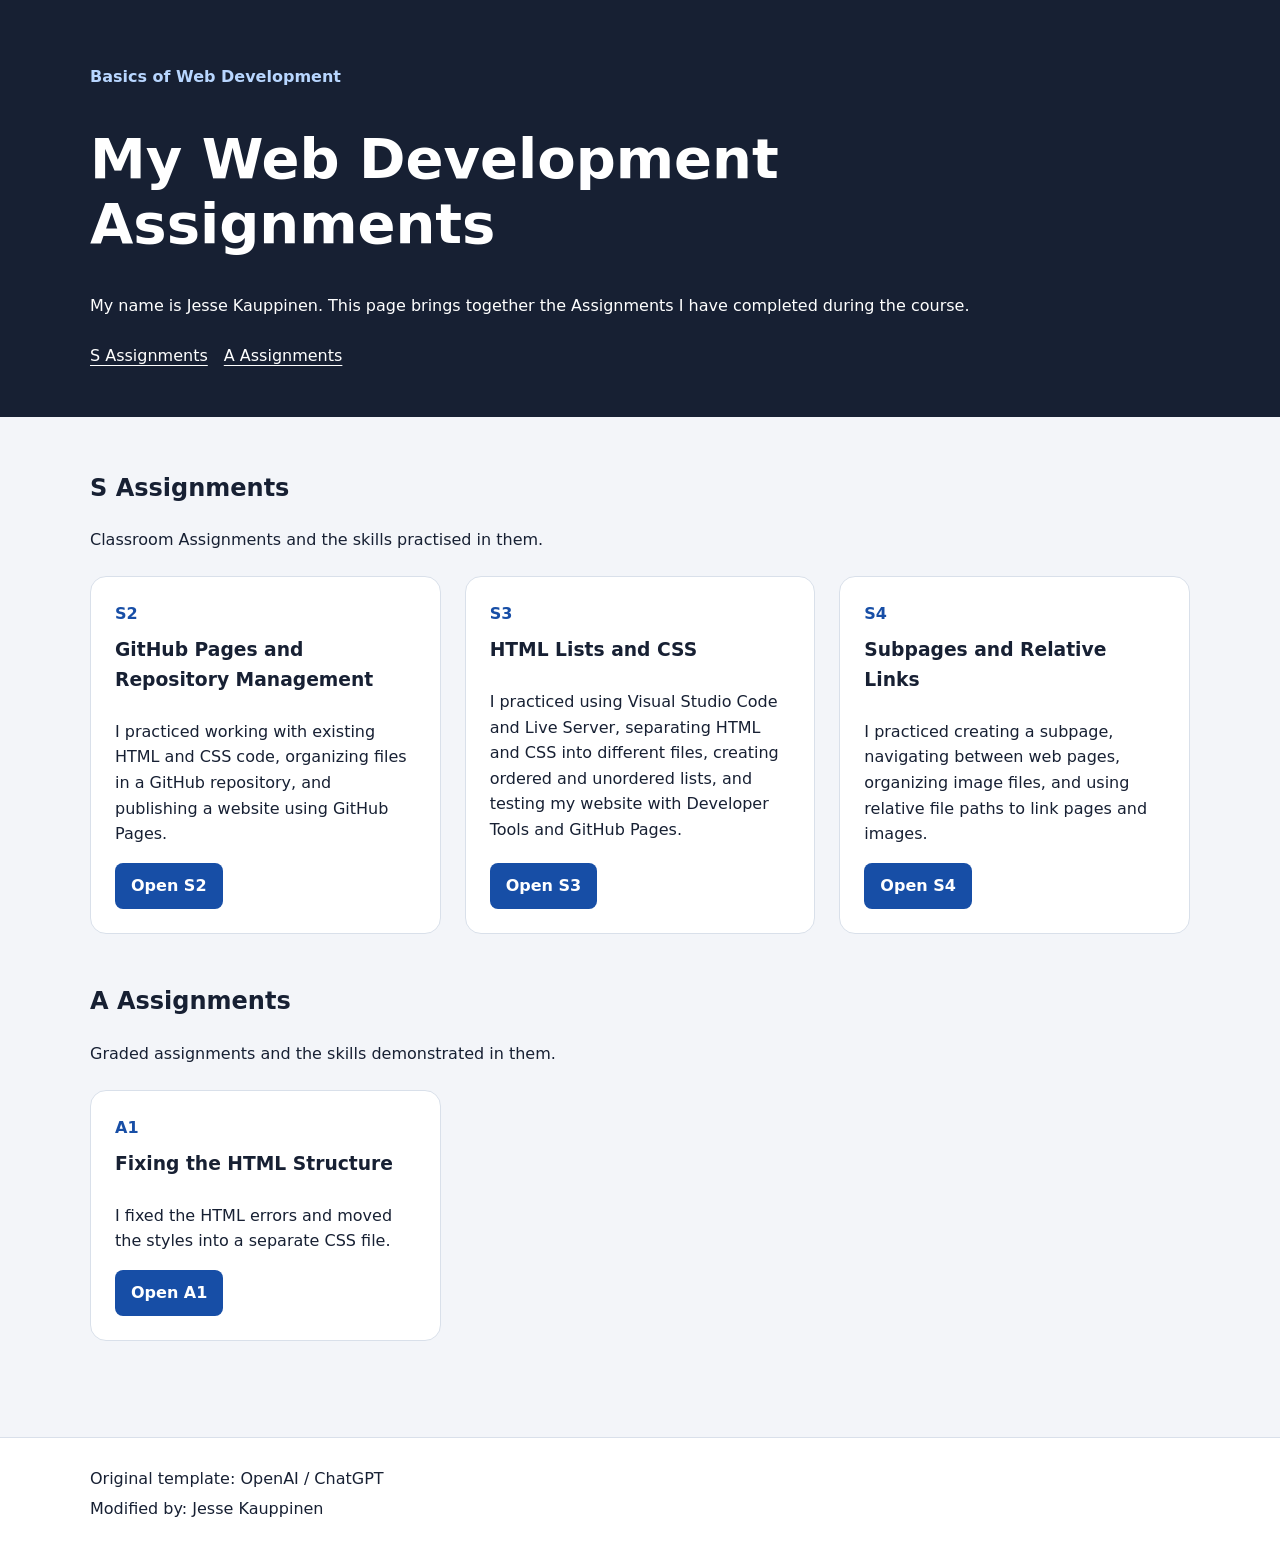
<file: index.html>
<!DOCTYPE html>
<html lang="en">

<head>
  <meta charset="UTF-8">
  <meta name="viewport" content="width=device-width, initial-scale=1.0">
  <meta name="author" content="Jesse Kauppinen">
  <title>Web Development Assignments – Jesse Kauppinen</title>
  <link rel="stylesheet" href="style.css">
  <link rel="icon" href="favicon.ico" type="image/x-icon">
</head>

<body>
  <header class="site-header">
    <div class="container">
      <p class="eyebrow">Basics of Web Development</p>
      <h1>My Web Development Assignments</h1>
      <p>
        My name is Jesse Kauppinen. This page brings together the Assignments
        I have completed during the course.
      </p>

      <nav aria-label="Exercise sections">
        <a href="#s-assignments">S Assignments</a>
        <a href="#a-assignments">A Assignments</a>
      </nav>
    </div>
  </header>

  <main class="container">
    <section id="s-assignments" aria-labelledby="s-header">
      <h2 id="s-header">S Assignments</h2>
      <p>Classroom Assignments and the skills practised in them.</p>

      <div class="card-grid">
        <!-- Add a card here for each S exercise you have completed. -->
        <article class="card">
          <p class="task-id">S2</p>
          <h3>GitHub Pages and Repository Management</h3>
          <p>I practiced working with existing HTML and CSS code, organizing files in a GitHub repository, and publishing a website using GitHub Pages.</p>
          <a class="card-link" href="s2/index.html">Open S2</a>
        </article>
        <article class="card">
          <p class="task-id">S3</p>
          <h3>HTML Lists and CSS</h3>
          <p>I practiced using Visual Studio Code and Live Server, separating HTML and CSS into different files, creating ordered and unordered lists, and testing my website with Developer Tools and GitHub Pages.</p>
          <a class="card-link" href="s3/index.html">Open S3</a>
        </article>
        <article class="card">
          <p class="task-id">S4</p>
          <h3>Subpages and Relative Links</h3>
          <p>I practiced creating a subpage, navigating between web pages, organizing image files, and using relative file paths to link pages and images.</p>
          <a class="card-link" href="s4/index.html">Open S4</a>
        </article>
      </div>
    </section>

    <section id="a-assignments" aria-labelledby="a-header">
      <h2 id="a-header">A Assignments</h2>
      <p>Graded assignments and the skills demonstrated in them.</p>

      <div class="card-grid">
        <!-- Add a card here for each A assignment you have completed. -->
        <article class="card">
          <p class="task-id">A1</p>
          <h3>Fixing the HTML Structure</h3>
          <p>
            I fixed the HTML errors and moved the styles into a separate
            CSS file.
          </p>
          <a class="card-link" href="a1/index.html">Open A1</a>
        </article>
      </div>
    </section>
  </main>

  <footer class="site-footer">
    <div class="container">
      <p>Original template: OpenAI / ChatGPT</p>
      <p>Modified by: Jesse Kauppinen</p>
    </div>
  </footer>
</body>

</html>
</file>
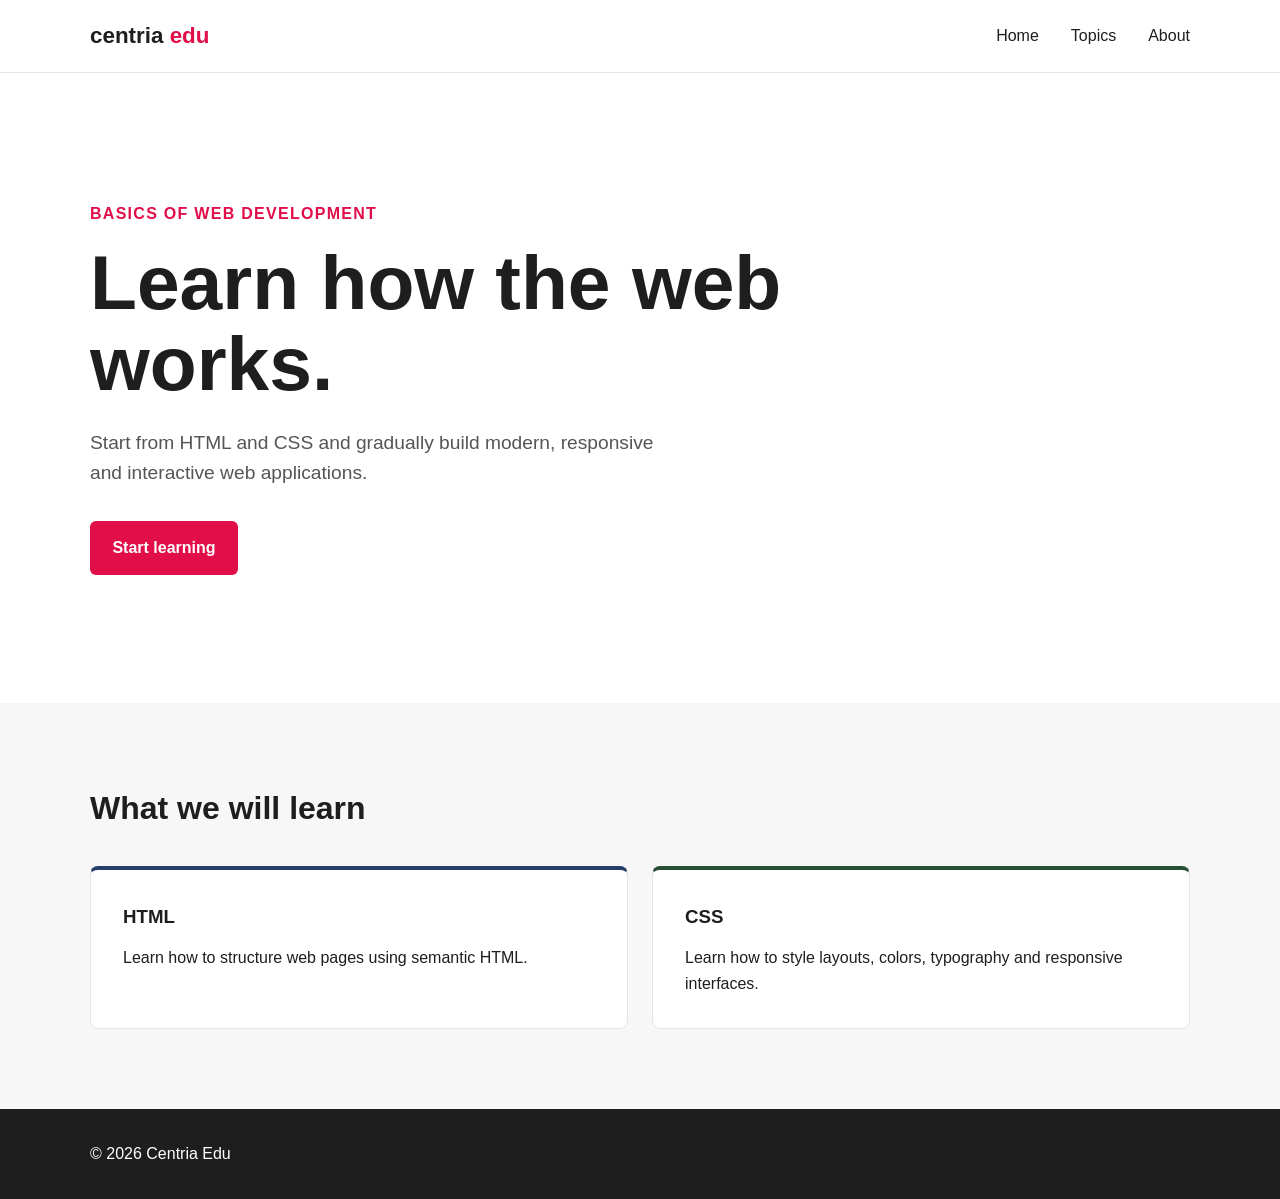
<file: a1/index.html>
<!--
    Centria Edu - Basics of Web Development

    Original author: Ville Heikkiniemi
    Modified by: Jesse Kauppinen
    Last modified: 2026-10-04

    Based on the original course template.
-->

<!DOCTYPE html>
<html lang="en">
<head>
    <meta charset="UTF-8">
    <meta name="viewport" content="width=device-width, initial-scale=1.0">
    <meta name="author" content="Ville Heikkiniemi">
    <link rel="icon" href="favicon.ico">
    <link rel="stylesheet" href="style.css">
    

    <title>Centria Edu | Basics of Web Development</title>
</head>

<body>

    <header>
        <div class="container">
            <nav>
                <div class="logo">
                    centria <span>edu</span>
                </div>

                <ul>
                    <li><a href="#">Home</a></li>
                    <li><a href="#topics">Topics</a></li>
                    <li><a href="#">About</a></li>
                </ul>
            </nav>
        </div>
    </header>

    <main>

        <section class="hero">
            <div class="container">
                <div class="hero-content">

                    <span class="label">Basics of Web Development</span>

                    <h1>
                        Learn how the web works.
                    </h1>

                    <p>
                        Start from HTML and CSS and gradually build modern,
                        responsive and interactive web applications.
                    </p>

                    <a href="#topics" class="button">
                        Start learning
                    </a>

                </div>
            </div>
        </section>

        <section class="topics" id="topics">
            <div class="container">

                <h2>What we will learn</h2>

                <div class="cards">

                    <article class="card">
                        <h3>HTML</h3>
                        <p>
                            Learn how to structure web pages using semantic HTML.
                        </p>
                    </article>

                    <article class="card">
                        <h3>CSS</h3>
                        <p>
                            Learn how to style layouts, colors, typography and
                            responsive interfaces.
                        </p>
                    </article>

                </div>
            </div>
        </section>

    </main>

    <footer>
        <div class="container">
            <p>&copy; 2026 Centria Edu</p>
        </div>
    </footer>

</body>
</html>
</file>
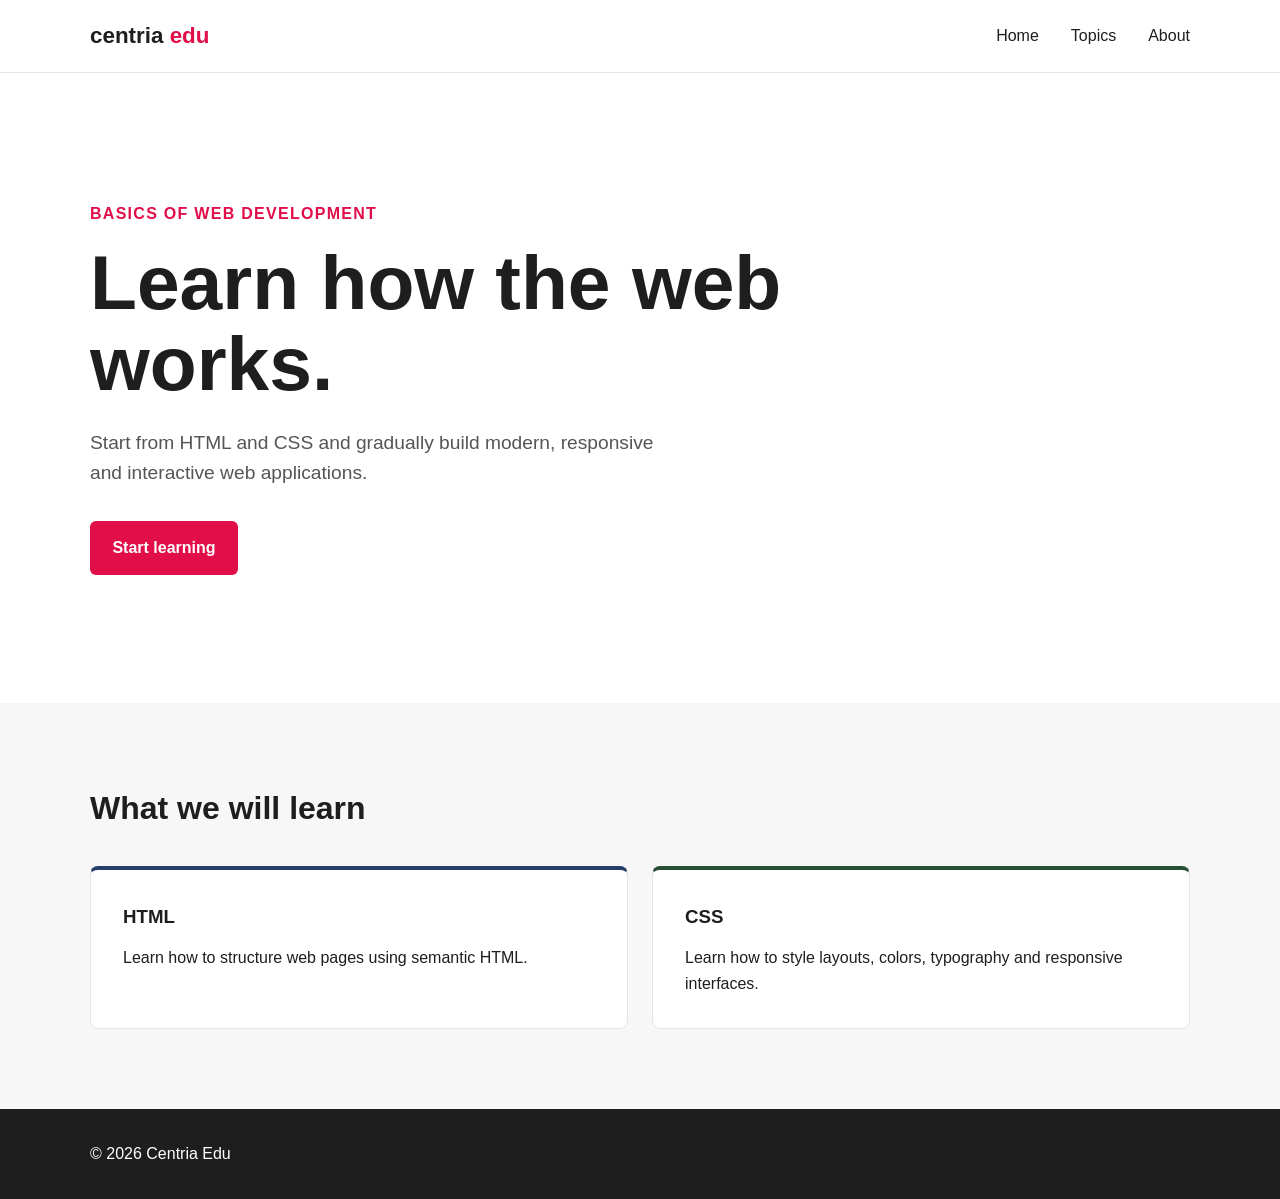
<file: s2/index.html>
<!--
    Centria Edu - Basics of Web Development

    Original author: Ville Heikkiniemi
    Modified by: Jesse Kauppinen
    Last modified: 2026-09-17

    Based on the original course template.
-->

<!DOCTYPE html>
<html lang="en">
<head>
    <meta charset="UTF-8">
    <meta name="viewport" content="width=device-width, initial-scale=1.0">
    <meta name="author" content="Ville Heikkiniemi">
    <link rel="icon" href="favicon.ico">

    <title>Centria Edu | Basics of Web Development</title>

    <style>
        :root {
            --primary: #e10e49;
            --light: #ffffff;
            --dark: #1e1e1e;
            --blue: #263f6a;
            --green: #284e36;
            --orange: #e37222;
            --rose: #c24d52;
        }

        * {
            box-sizing: border-box;
            margin: 0;
            padding: 0;
        }

        body {
            font-family: Arial, Helvetica, sans-serif;
            background-color: var(--light);
            color: var(--dark);
            line-height: 1.6;
        }

        header {
            border-bottom: 1px solid #e5e5e5;
        }

        .container {
            width: min(1100px, 90%);
            margin: 0 auto;
        }

        nav {
            min-height: 72px;
            display: flex;
            justify-content: space-between;
            align-items: center;
        }

        .logo {
            font-size: 1.4rem;
            font-weight: bold;
            color: var(--dark);
        }

        .logo span {
            color: var(--primary);
        }

        nav ul {
            display: flex;
            gap: 2rem;
            list-style: none;
        }

        nav a {
            color: var(--dark);
            text-decoration: none;
        }

        nav a:hover {
            color: var(--primary);
        }

        .hero {
            min-height: 70vh;
            display: flex;
            align-items: center;
        }

        .hero-content {
            max-width: 700px;
        }

        .label {
            display: inline-block;
            margin-bottom: 1rem;
            color: var(--primary);
            font-weight: bold;
            text-transform: uppercase;
            letter-spacing: 0.08rem;
        }

        h1 {
            margin-bottom: 1.5rem;
            font-size: clamp(2.5rem, 6vw, 5rem);
            line-height: 1.05;
        }

        .hero p {
            max-width: 600px;
            margin-bottom: 2rem;
            font-size: 1.2rem;
            color: #555;
        }

        .button {
            display: inline-block;
            padding: 0.9rem 1.4rem;
            background-color: var(--primary);
            color: var(--light);
            text-decoration: none;
            border-radius: 6px;
            font-weight: bold;
        }

        .button:hover {
            background-color: var(--rose);
        }

        .topics {
            padding: 5rem 0;
            background-color: #f7f7f7;
        }

        .topics h2 {
            margin-bottom: 2rem;
            font-size: 2rem;
        }

        .cards {
            display: grid;
            grid-template-columns: repeat(2, 1fr);
            gap: 1.5rem;
        }

        .card {
            padding: 2rem;
            background-color: var(--light);
            border: 1px solid #e5e5e5;
            border-radius: 8px;
        }

        .card h3 {
            margin-bottom: 0.8rem;
        }

        .card:nth-child(1) {
            border-top: 4px solid var(--blue);
        }

        .card:nth-child(2) {
            border-top: 4px solid var(--green);
        }

        .card:nth-child(3) {
            border-top: 4px solid var(--orange);
        }

        footer {
            padding: 2rem 0;
            background-color: var(--dark);
            color: var(--light);
        }

        @media (max-width: 700px) {
            nav ul {
                display: none;
            }

            .cards {
                grid-template-columns: 1fr;
            }

            .hero {
                min-height: 60vh;
            }
        }
    </style>
</head>

<body>

    <header>
        <div class="container">
            <nav>
                <div class="logo">
                    centria <span>edu</span>
                </div>

                <ul>
                    <li><a href="#">Home</a></li>
                    <li><a href="#topics">Topics</a></li>
                    <li><a href="#">About</a></li>
                </ul>
            </nav>
        </div>
    </header>

    <main>

        <section class="hero">
            <div class="container">
                <div class="hero-content">

                    <span class="label">Basics of Web Development</span>

                    <h1>
                        Learn how the web works.
                    </h1>

                    <p>
                        Start from HTML and CSS and gradually build modern,
                        responsive and interactive web applications.
                    </p>

                    <a href="#topics" class="button">
                        Start learning
                    </a>

                </div>
            </div>
        </section>

        <section class="topics" id="topics">
            <div class="container">

                <h2>What we will learn</h2>

                <div class="cards">

                    <article class="card">
                        <h3>HTML</h3>
                        <p>
                            Learn how to structure web pages using semantic HTML.
                        </p>
                    </article>

                    <article class="card">
                        <h3>CSS</h3>
                        <p>
                            Learn how to style layouts, colors, typography and
                            responsive interfaces.
                        </p>
                    </article>

                </div>
            </div>
        </section>

    </main>

    <footer>
        <div class="container">
            <p>&copy; 2026 Centria Edu</p>
        </div>
    </footer>

</body>
</html>
</file>
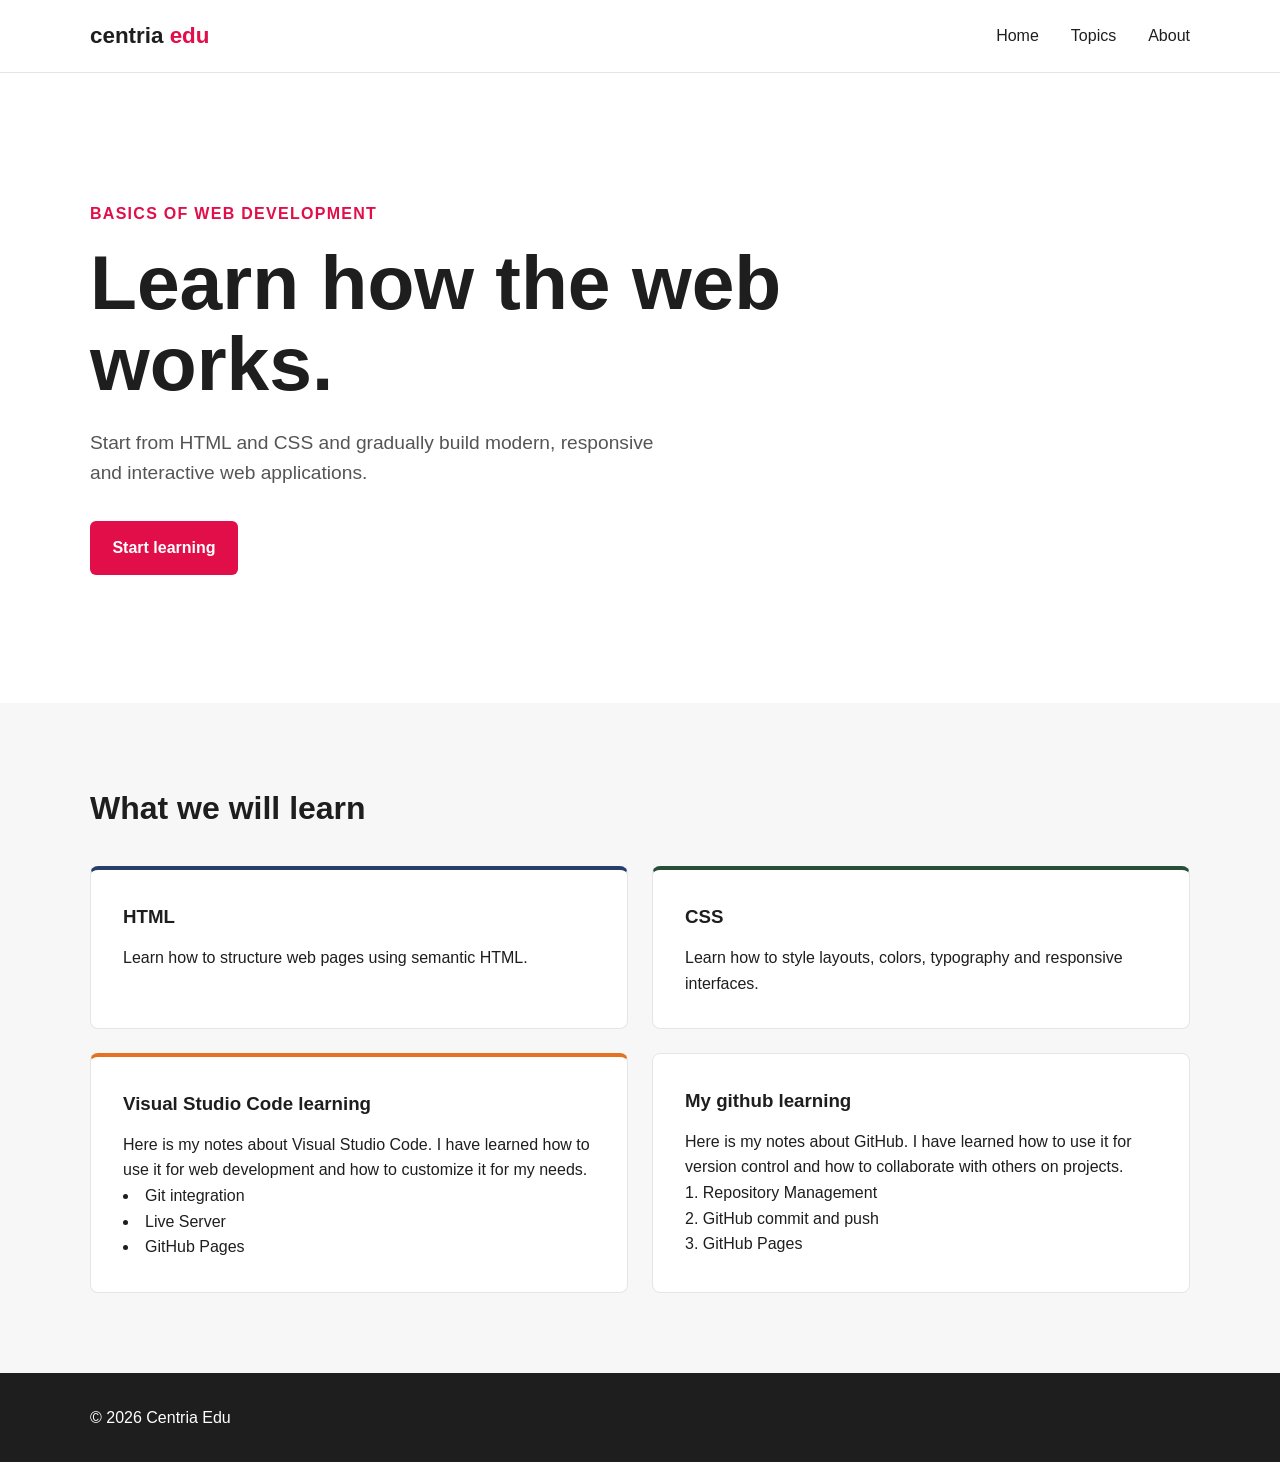
<file: s3/index.html>
<!--
    Centria Edu - Basics of Web Development

    Original author: Ville Heikkiniemi
    Modified by: Jesse Kauppinen
    Last modified: 2026-09-27

    Based on the original course template.
-->

<!DOCTYPE html>
<html lang="en">

<head>
    <meta charset="UTF-8">
    <meta name="viewport" content="width=device-width, initial-scale=1.0">
    <meta name="author" content="Ville Heikkiniemi">
    <link rel="icon" href="favicon.ico">
    <link rel="stylesheet" href="style.css">

    <title>Centria Edu | Basics of Web Development</title>

    <style>
    </style>
</head>

<body>

    <header>
        <div class="container">
            <nav>
                <div class="logo">
                    centria <span>edu</span>
                </div>

                <ul>
                    <li><a href="#">Home</a></li>
                    <li><a href="#topics">Topics</a></li>
                    <li><a href="#">About</a></li>
                </ul>
            </nav>
        </div>
    </header>

    <main>

        <section class="hero">
            <div class="container">
                <div class="hero-content">

                    <span class="label">Basics of Web Development</span>

                    <h1>
                        Learn how the web works.
                    </h1>

                    <p>
                        Start from HTML and CSS and gradually build modern,
                        responsive and interactive web applications.
                    </p>

                    <a href="#topics" class="button">
                        Start learning
                    </a>

                </div>
            </div>
        </section>

        <section class="topics" id="topics">
            <div class="container">

                <h2>What we will learn</h2>

                <div class="cards">

                    <article class="card">
                        <h3>HTML</h3>
                        <p>
                            Learn how to structure web pages using semantic HTML.
                        </p>
                    </article>

                    <article class="card">
                        <h3>CSS</h3>
                        <p>
                            Learn how to style layouts, colors, typography and
                            responsive interfaces.
                        </p>
                    </article>

                    <article class="card">
                        <h3>Visual Studio Code learning</h3>
                        <p>
                            Here is my notes about Visual Studio Code. I have learned how to use it for web development
                            and how to customize it for my needs.
                        </p>
                        <ul>
                            <li>Git integration</li>
                            <li>Live Server</li>
                            <li>GitHub Pages</li>
                        </ul>
                    </article>

                    <article class="card">
                        <h3>My github learning</h3>
                        <p>
                            Here is my notes about GitHub. I have learned how to use it for version control and how to
                            collaborate with others on projects.
                        </p>
                        <ol>
                            <li>Repository Management</li>
                            <li>GitHub commit and push</li>
                            <li>GitHub Pages</li>
                        </ol>
                    </article>

                </div>
            </div>
        </section>

    </main>

    <footer>
        <div class="container">
            <p>&copy; 2026 Centria Edu</p>
        </div>
    </footer>

</body>

</html>
</file>
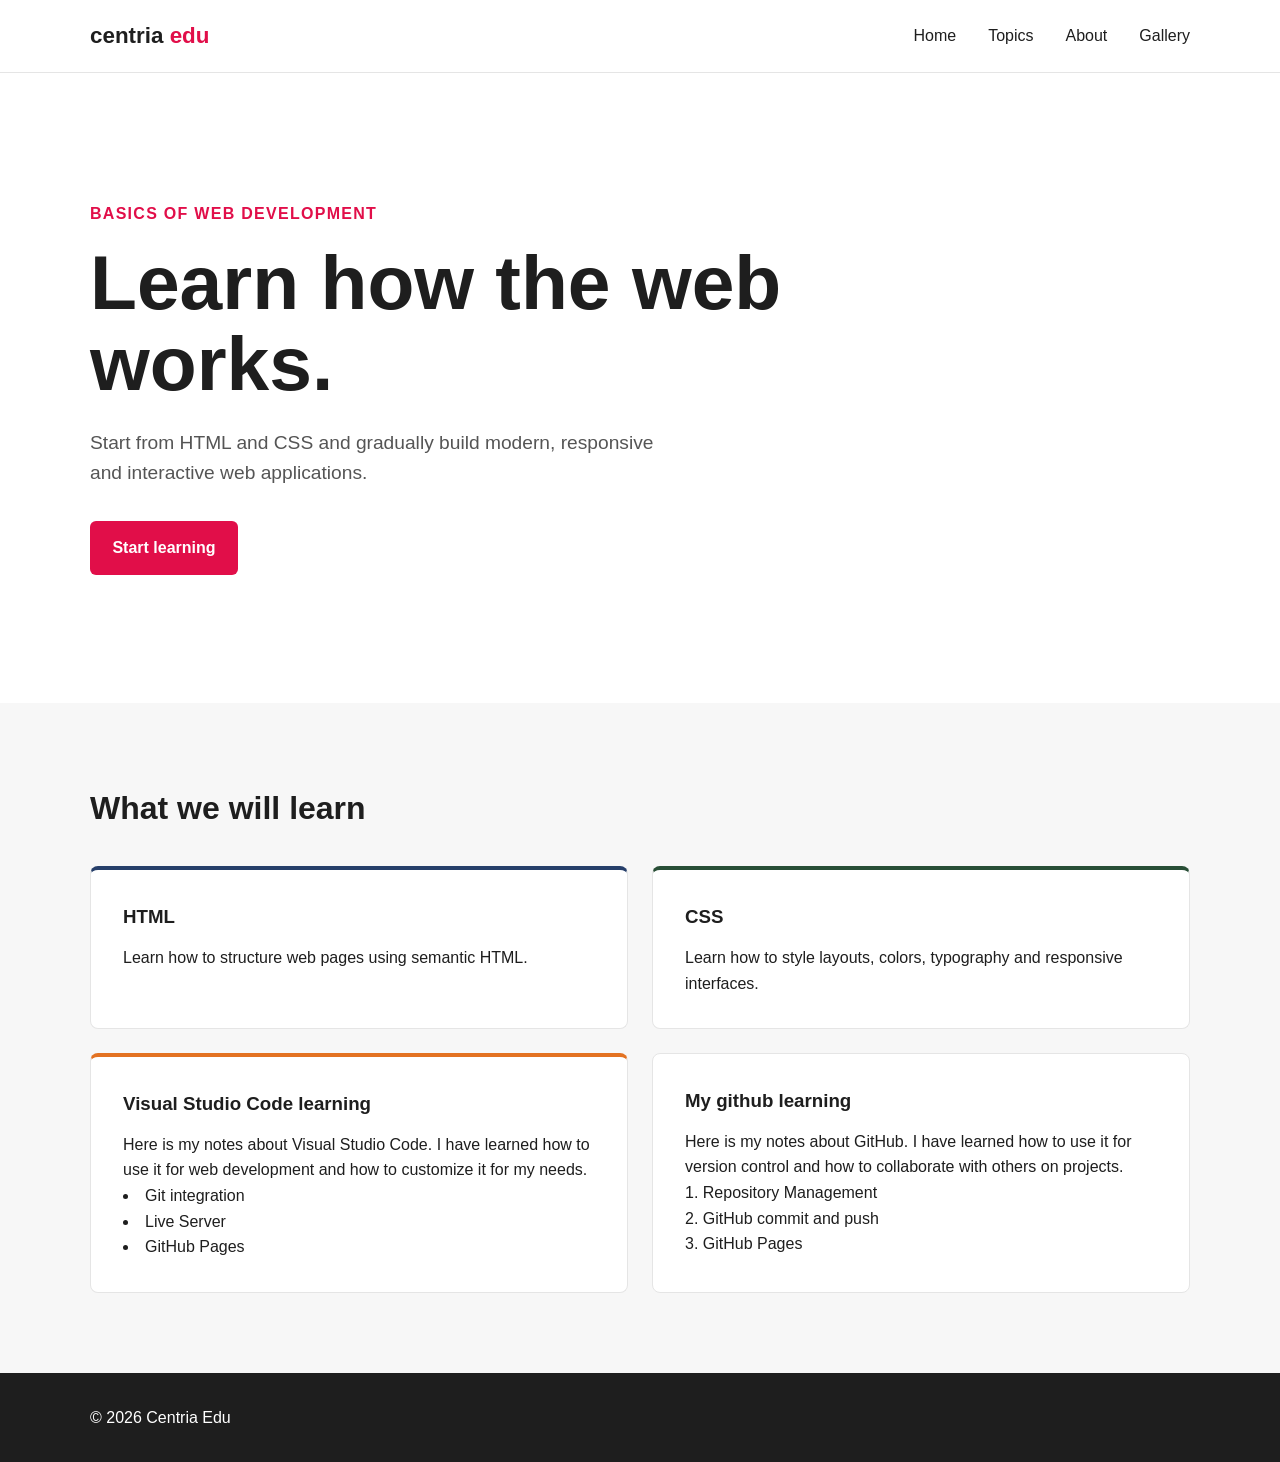
<file: s4/index.html>
<!--
    Centria Edu - Basics of Web Development

    Original author: Ville Heikkiniemi
    Modified by: Jesse Kauppinen
    Last modified: 2026-10-07

    Based on the original course template.

    https://jessekauppinen.github.io/WebDevelopment1/s4
-->

<!DOCTYPE html>
<html lang="en">

<head>
    <meta charset="UTF-8">
    <meta name="viewport" content="width=device-width, initial-scale=1.0">
    <meta name="author" content="Ville Heikkiniemi">
    <link rel="icon" href="favicon.ico">
    <link rel="stylesheet" href="style.css">

    <title>Centria Edu | Basics of Web Development</title>

    <style>
    </style>
</head>

<body>

    <header>
        <div class="container">
            <nav>
                <div class="logo">
                    centria <span>edu</span>
                </div>

                <ul>
                    <li><a href="index.html">Home</a></li>
                    <li><a href="#topics">Topics</a></li>
                    <li><a href="#">About</a></li>
                    <li><a href="gallery.html">Gallery</a></li>
                </ul>
            </nav>
        </div>
    </header>

    <main>

        <section class="hero">
            <div class="container">
                <div class="hero-content">

                    <span class="label">Basics of Web Development</span>

                    <h1>
                        Learn how the web works.
                    </h1>

                    <p>
                        Start from HTML and CSS and gradually build modern,
                        responsive and interactive web applications.
                    </p>

                    <a href="#topics" class="button">
                        Start learning
                    </a>

                </div>
            </div>
        </section>

        <section class="topics" id="topics">
            <div class="container">

                <h2>What we will learn</h2>

                <div class="cards">

                    <article class="card">
                        <h3>HTML</h3>
                        <p>
                            Learn how to structure web pages using semantic HTML.
                        </p>
                    </article>

                    <article class="card">
                        <h3>CSS</h3>
                        <p>
                            Learn how to style layouts, colors, typography and
                            responsive interfaces.
                        </p>
                    </article>

                    <article class="card">
                        <h3>Visual Studio Code learning</h3>
                        <p>
                            Here is my notes about Visual Studio Code. I have learned how to use it for web development
                            and how to customize it for my needs.
                        </p>
                        <ul>
                            <li>Git integration</li>
                            <li>Live Server</li>
                            <li>GitHub Pages</li>
                        </ul>
                    </article>

                    <article class="card">
                        <h3>My github learning</h3>
                        <p>
                            Here is my notes about GitHub. I have learned how to use it for version control and how to
                            collaborate with others on projects.
                        </p>
                        <ol>
                            <li>Repository Management</li>
                            <li>GitHub commit and push</li>
                            <li>GitHub Pages</li>
                        </ol>
                    </article>

                </div>
            </div>
        </section>

    </main>

    <footer>
        <div class="container">
            <p>&copy; 2026 Centria Edu</p>
        </div>
    </footer>

</body>

</html>
</file>
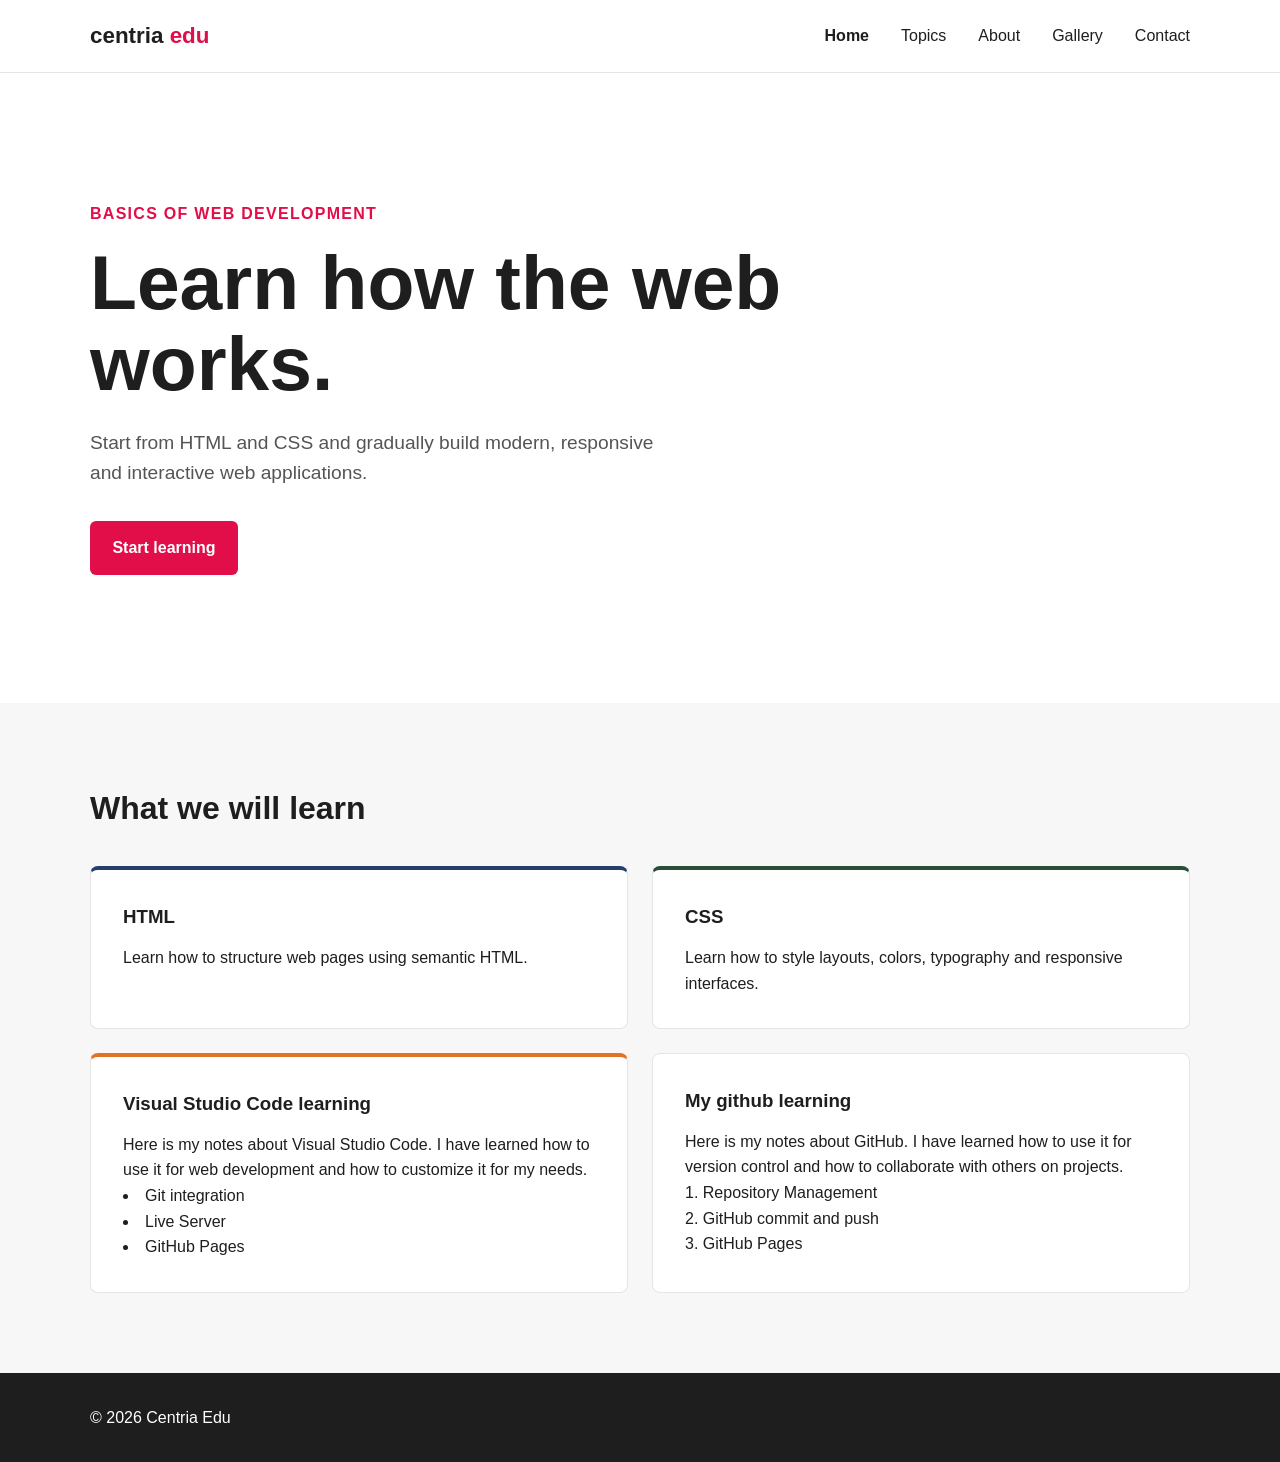
<file: s7/index.html>
<!--
    Centria Edu - Basics of Web Development

    Original author: Ville Heikkiniemi
    Modified by: Jesse Kauppinen
    Last modified: 2026-10-07

    Based on the original course template.

    https://jessekauppinen.github.io/WebDevelopment1/s4
-->

<!DOCTYPE html>
<html lang="en">

<head>
    <meta charset="UTF-8">
    <meta name="viewport" content="width=device-width, initial-scale=1.0">
    <meta name="author" content="Ville Heikkiniemi">
    <link rel="icon" href="favicon.ico">
    <link rel="stylesheet" href="style.css">

    <title>Centria Edu | Basics of Web Development</title>

    <style>
    </style>
</head>

<body>

    <header>
        <div class="container">
            <nav>
                <div class="logo">
                    centria <span>edu</span>
                </div>

                <ul>
    <li><a href="index.html" aria-current="page">Home</a></li>
    <li><a href="index.html#topics">Topics</a></li>
    <li><a href="#">About</a></li>
    <li><a href="gallery.html">Gallery</a></li>
    <li><a href="contact.html">Contact</a></li>
</ul>
            </nav>
        </div>
    </header>

    <main>

        <section class="hero">
            <div class="container">
                <div class="hero-content">

                    <span class="label">Basics of Web Development</span>

                    <h1>
                        Learn how the web works.
                    </h1>

                    <p>
                        Start from HTML and CSS and gradually build modern,
                        responsive and interactive web applications.
                    </p>

                    <a href="#topics" class="button">
                        Start learning
                    </a>

                </div>
            </div>
        </section>

        <section class="topics" id="topics">
            <div class="container">

                <h2>What we will learn</h2>

                <div class="cards">

                    <article class="card">
                        <h3>HTML</h3>
                        <p>
                            Learn how to structure web pages using semantic HTML.
                        </p>
                    </article>

                    <article class="card">
                        <h3>CSS</h3>
                        <p>
                            Learn how to style layouts, colors, typography and
                            responsive interfaces.
                        </p>
                    </article>

                    <article class="card">
                        <h3>Visual Studio Code learning</h3>
                        <p>
                            Here is my notes about Visual Studio Code. I have learned how to use it for web development
                            and how to customize it for my needs.
                        </p>
                        <ul>
                            <li>Git integration</li>
                            <li>Live Server</li>
                            <li>GitHub Pages</li>
                        </ul>
                    </article>

                    <article class="card">
                        <h3>My github learning</h3>
                        <p>
                            Here is my notes about GitHub. I have learned how to use it for version control and how to
                            collaborate with others on projects.
                        </p>
                        <ol>
                            <li>Repository Management</li>
                            <li>GitHub commit and push</li>
                            <li>GitHub Pages</li>
                        </ol>
                    </article>

                </div>
            </div>
        </section>

    </main>

    <footer>
        <div class="container">
            <p>&copy; 2026 Centria Edu</p>
        </div>
    </footer>

</body>

</html>
</file>
<file: style.css>
* {
  box-sizing: border-box;
}

html {
  scroll-behavior: smooth;
}

body {
  margin: 0;
  font-family: system-ui, sans-serif;
  line-height: 1.6;
  color: #172033;
  background-color: #f3f5f9;
}

.container {
  width: min(1100px, 92%);
  margin-inline: auto;
}

.site-header {
  padding-block: 3rem;
  color: #ffffff;
  background-color: #172033;
}

.eyebrow {
  font-weight: 700;
  color: #b8d6ff;
}

h1 {
  max-width: 22ch;
  font-size: clamp(2rem, 5vw, 3.5rem);
  line-height: 1.15;
}

nav {
  display: flex;
  flex-wrap: wrap;
  gap: 1rem;
  margin-top: 1.5rem;
}

nav a {
  color: #ffffff;
  text-underline-offset: 0.25em;
}

main {
  padding-block: 2rem 3rem;
}

section {
  margin-bottom: 3rem;
}

.card-grid {
  display: grid;
  grid-template-columns: repeat(3, minmax(0, 1fr));
  gap: 1.5rem;
  margin-top: 1.5rem;
}

.card {
  display: flex;
  flex-direction: column;
  padding: 1.5rem;
  border: 1px solid #d9e0ea;
  border-radius: 1rem;
  background-color: #ffffff;
  overflow-wrap: anywhere;
}

.task-id {
  margin: 0;
  font-weight: 700;
  color: #174ea6;
}

.card h3 {
  margin-block: 0.5rem;
}

.card-link {
  align-self: flex-start;
  margin-top: auto;
  padding: 0.65rem 1rem;
  border-radius: 0.5rem;
  color: #ffffff;
  background-color: #174ea6;
  text-decoration: none;
  font-weight: 700;
}

.card-link:hover {
  background-color: #103b80;
}

a:focus-visible {
  outline: 3px solid #bd5400;
  outline-offset: 4px;
}

.site-footer {
  padding-block: 1.5rem;
  border-top: 1px solid #d9e0ea;
  background-color: #ffffff;
}

.site-footer p {
  margin-block: 0.25rem;
}

@media (max-width: 900px) {
  .card-grid {
    grid-template-columns: repeat(2, minmax(0, 1fr));
  }
}

@media (max-width: 600px) {
  .card-grid {
    grid-template-columns: 1fr;
  }
}


/* Form validation styles */

input:not([type="radio"]):user-invalid,
select:user-invalid,
textarea:user-invalid {
    border: 2px dashed #b00020;
}

input:not([type="radio"]):user-valid,
select:user-valid,
textarea:user-valid {
    border: 2px solid #24733c;
}
</file>
<file: a1/style.css>
:root {
            --primary: #e10e49;
            --light: #ffffff;
            --dark: #1e1e1e;
            --blue: #263f6a;
            --green: #284e36;
            --orange: #e37222;
            --rose: #c24d52;
        }

        * {
            box-sizing: border-box;
            margin: 0;
            padding: 0;
        }

        body {
            font-family: Arial, Helvetica, sans-serif;
            background-color: var(--light);
            color: var(--dark);
            line-height: 1.6;
        }

        header {
            border-bottom: 1px solid #e5e5e5;
        }

        .container {
            width: min(1100px, 90%);
            margin: 0 auto;
        }

        nav {
            min-height: 72px;
            display: flex;
            justify-content: space-between;
            align-items: center;
        }

        .logo {
            font-size: 1.4rem;
            font-weight: bold;
            color: var(--dark);
        }

        .logo span {
            color: var(--primary);
        }

        nav ul {
            display: flex;
            gap: 2rem;
            list-style: none;
        }

        nav a {
            color: var(--dark);
            text-decoration: none;
        }

        nav a:hover {
            color: var(--primary);
        }

        .hero {
            min-height: 70vh;
            display: flex;
            align-items: center;
        }

        .hero-content {
            max-width: 700px;
        }

        .label {
            display: inline-block;
            margin-bottom: 1rem;
            color: var(--primary);
            font-weight: bold;
            text-transform: uppercase;
            letter-spacing: 0.08rem;
        }

        h1 {
            margin-bottom: 1.5rem;
            font-size: clamp(2.5rem, 6vw, 5rem);
            line-height: 1.05;
        }

        .hero p {
            max-width: 600px;
            margin-bottom: 2rem;
            font-size: 1.2rem;
            color: #555;
        }

        .button {
            display: inline-block;
            padding: 0.9rem 1.4rem;
            background-color: var(--primary);
            color: var(--light);
            text-decoration: none;
            border-radius: 6px;
            font-weight: bold;
        }

        .button:hover {
            background-color: var(--rose);
        }

        .topics {
            padding: 5rem 0;
            background-color: #f7f7f7;
        }

        .topics h2 {
            margin-bottom: 2rem;
            font-size: 2rem;
        }

        .cards {
            display: grid;
            grid-template-columns: repeat(2, 1fr);
            gap: 1.5rem;
        }

        .card {
            padding: 2rem;
            background-color: var(--light);
            border: 1px solid #e5e5e5;
            border-radius: 8px;
        }

        .card h3 {
            margin-bottom: 0.8rem;
        }

        .card:nth-child(1) {
            border-top: 4px solid var(--blue);
        }

        .card:nth-child(2) {
            border-top: 4px solid var(--green);
        }

        .card:nth-child(3) {
            border-top: 4px solid var(--orange);
        }

        footer {
            padding: 2rem 0;
            background-color: var(--dark);
            color: var(--light);
        }

        @media (max-width: 700px) {
            nav ul {
                display: none;
            }

            .cards {
                grid-template-columns: 1fr;
            }

            .hero {
                min-height: 60vh;
            }
        }
</file>
<file: s3/style.css>
:root {
            --primary: #e10e49;
            --light: #ffffff;
            --dark: #1e1e1e;
            --blue: #263f6a;
            --green: #284e36;
            --orange: #e37222;
            --rose: #c24d52;
        }

        * {
            box-sizing: border-box;
            margin: 0;
            padding: 0;
        }

        body {
            font-family: Arial, Helvetica, sans-serif;
            background-color: var(--light);
            color: var(--dark);
            line-height: 1.6;
        }

        header {
            border-bottom: 1px solid #e5e5e5;
        }

        ol, ul {
            list-style-position: inside;
        }

        .container {
            width: min(1100px, 90%);
            margin: 0 auto;
        }

        nav {
            min-height: 72px;
            display: flex;
            justify-content: space-between;
            align-items: center;
        }

        .logo {
            font-size: 1.4rem;
            font-weight: bold;
            color: var(--dark);
        }

        .logo span {
            color: var(--primary);
        }

        nav ul {
            display: flex;
            gap: 2rem;
            list-style: none;
        }

        nav a {
            color: var(--dark);
            text-decoration: none;
        }

        nav a:hover {
            color: var(--primary);
        }

        .hero {
            min-height: 70vh;
            display: flex;
            align-items: center;
        }

        .hero-content {
            max-width: 700px;
        }

        .label {
            display: inline-block;
            margin-bottom: 1rem;
            color: var(--primary);
            font-weight: bold;
            text-transform: uppercase;
            letter-spacing: 0.08rem;
        }

        h1 {
            margin-bottom: 1.5rem;
            font-size: clamp(2.5rem, 6vw, 5rem);
            line-height: 1.05;
        }

        .hero p {
            max-width: 600px;
            margin-bottom: 2rem;
            font-size: 1.2rem;
            color: #555;
        }

        .button {
            display: inline-block;
            padding: 0.9rem 1.4rem;
            background-color: var(--primary);
            color: var(--light);
            text-decoration: none;
            border-radius: 6px;
            font-weight: bold;
        }

        .button:hover {
            background-color: var(--rose);
        }

        .topics {
            padding: 5rem 0;
            background-color: #f7f7f7;
        }

        .topics h2 {
            margin-bottom: 2rem;
            font-size: 2rem;
        }

        .cards {
            display: grid;
            grid-template-columns: repeat(2, 1fr);
            gap: 1.5rem;
        }

        .card {
            padding: 2rem;
            background-color: var(--light);
            border: 1px solid #e5e5e5;
            border-radius: 8px;
        }

        .card h3 {
            margin-bottom: 0.8rem;
        }

        .card:nth-child(1) {
            border-top: 4px solid var(--blue);
        }

        .card:nth-child(2) {
            border-top: 4px solid var(--green);
        }

        .card:nth-child(3) {
            border-top: 4px solid var(--orange);
        }

        footer {
            padding: 2rem 0;
            background-color: var(--dark);
            color: var(--light);
        }

        @media (max-width: 700px) {
            nav ul {
                display: none;
            }

            .cards {
                grid-template-columns: 1fr;
            }

            .hero {
                min-height: 60vh;
            }
        }
</file>
<file: s4/style.css>
:root {
            --primary: #e10e49;
            --light: #ffffff;
            --dark: #1e1e1e;
            --blue: #263f6a;
            --green: #284e36;
            --orange: #e37222;
            --rose: #c24d52;
        }

        * {
            box-sizing: border-box;
            margin: 0;
            padding: 0;
        }

        body {
            font-family: Arial, Helvetica, sans-serif;
            background-color: var(--light);
            color: var(--dark);
            line-height: 1.6;
        }

        header {
            border-bottom: 1px solid #e5e5e5;
        }

        ol, ul {
            list-style-position: inside;
        }

        .container {
            width: min(1100px, 90%);
            margin: 0 auto;
        }

        nav {
            min-height: 72px;
            display: flex;
            justify-content: space-between;
            align-items: center;
        }

        .logo {
            font-size: 1.4rem;
            font-weight: bold;
            color: var(--dark);
        }

        .logo span {
            color: var(--primary);
        }

        nav ul {
            display: flex;
            gap: 2rem;
            list-style: none;
        }

        nav a {
            color: var(--dark);
            text-decoration: none;
        }

        nav a:hover {
            color: var(--primary);
        }

        .hero {
            min-height: 70vh;
            display: flex;
            align-items: center;
        }

        .hero-content {
            max-width: 700px;
        }

        .label {
            display: inline-block;
            margin-bottom: 1rem;
            color: var(--primary);
            font-weight: bold;
            text-transform: uppercase;
            letter-spacing: 0.08rem;
        }

        h1 {
            margin-bottom: 1.5rem;
            font-size: clamp(2.5rem, 6vw, 5rem);
            line-height: 1.05;
        }

        .hero p {
            max-width: 600px;
            margin-bottom: 2rem;
            font-size: 1.2rem;
            color: #555;
        }

        .button {
            display: inline-block;
            padding: 0.9rem 1.4rem;
            background-color: var(--primary);
            color: var(--light);
            text-decoration: none;
            border-radius: 6px;
            font-weight: bold;
        }

        .button:hover {
            background-color: var(--rose);
        }

        .topics {
            padding: 5rem 0;
            background-color: #f7f7f7;
        }

        .topics h2 {
            margin-bottom: 2rem;
            font-size: 2rem;
        }

        .cards {
            display: grid;
            grid-template-columns: repeat(2, 1fr);
            gap: 1.5rem;
        }

        .card {
            padding: 2rem;
            background-color: var(--light);
            border: 1px solid #e5e5e5;
            border-radius: 8px;
        }

        .card img {
            width: 100%;
            height: auto;
            margin-top: 1rem;
            border-radius: 4px;
        }

        .card h3 {
            margin-bottom: 0.8rem;
        }

        .card:nth-child(1) {
            border-top: 4px solid var(--blue);
        }

        .card:nth-child(2) {
            border-top: 4px solid var(--green);
        }

        .card:nth-child(3) {
            border-top: 4px solid var(--orange);
        }

        footer {
            padding: 2rem 0;
            background-color: var(--dark);
            color: var(--light);
        }

        @media (max-width: 700px) {
            nav ul {
                display: none;
            }

            .cards {
                grid-template-columns: 1fr;
            }

            .hero {
                min-height: 60vh;
            }
        }
</file>
<file: s7/style.css>
:root {
            --primary: #e10e49;
            --light: #ffffff;
            --dark: #1e1e1e;
            --blue: #263f6a;
            --green: #284e36;
            --orange: #e37222;
            --rose: #c24d52;
        }

        * {
            box-sizing: border-box;
            margin: 0;
            padding: 0;
        }

        body {
            font-family: Arial, Helvetica, sans-serif;
            background-color: var(--light);
            color: var(--dark);
            line-height: 1.6;
        }

        header {
            border-bottom: 1px solid #e5e5e5;
        }

        ol, ul {
            list-style-position: inside;
        }

        .container {
            width: min(1100px, 90%);
            margin: 0 auto;
        }

        nav {
            min-height: 72px;
            display: flex;
            justify-content: space-between;
            align-items: center;
        }

        .logo {
            font-size: 1.4rem;
            font-weight: bold;
            color: var(--dark);
        }

        .logo span {
            color: var(--primary);
        }

        nav ul {
            display: flex;
            gap: 2rem;
            list-style: none;
        }

        nav a {
            color: var(--dark);
            text-decoration: none;
        }

        nav a:hover {
            color: var(--primary);
        }

        .hero {
            min-height: 70vh;
            display: flex;
            align-items: center;
        }

        .hero-content {
            max-width: 700px;
        }

        .label {
            display: inline-block;
            margin-bottom: 1rem;
            color: var(--primary);
            font-weight: bold;
            text-transform: uppercase;
            letter-spacing: 0.08rem;
        }

        h1 {
            margin-bottom: 1.5rem;
            font-size: clamp(2.5rem, 6vw, 5rem);
            line-height: 1.05;
        }

        .hero p {
            max-width: 600px;
            margin-bottom: 2rem;
            font-size: 1.2rem;
            color: #555;
        }

        .button {
            display: inline-block;
            padding: 0.9rem 1.4rem;
            background-color: var(--primary);
            color: var(--light);
            text-decoration: none;
            border-radius: 6px;
            font-weight: bold;
        }

        .button:hover {
            background-color: var(--rose);
        }

        .topics {
            padding: 5rem 0;
            background-color: #f7f7f7;
        }

        .topics h2 {
            margin-bottom: 2rem;
            font-size: 2rem;
        }

        .cards {
            display: grid;
            grid-template-columns: repeat(2, 1fr);
            gap: 1.5rem;
        }

        .card {
            padding: 2rem;
            background-color: var(--light);
            border: 1px solid #e5e5e5;
            border-radius: 8px;
        }

        .card img {
            width: 100%;
            height: auto;
            margin-top: 1rem;
            border-radius: 4px;
        }

        .card h3 {
            margin-bottom: 0.8rem;
        }

        .card:nth-child(1) {
            border-top: 4px solid var(--blue);
        }

        .card:nth-child(2) {
            border-top: 4px solid var(--green);
        }

        .card:nth-child(3) {
            border-top: 4px solid var(--orange);
        }

        footer {
            padding: 2rem 0;
            background-color: var(--dark);
            color: var(--light);
        }

        .grayscale-image {
         display: block;
         max-width: 100%;
         height: auto;
         filter: grayscale(100%);
        }

        #card1 {
          background-image: linear-gradient(rgba(255, 255, 255, 0.7), rgba(255, 255, 255, 0.7)), url(images/seaview.jpg);
         background-size: cover;
         background-position: center;
         background-repeat: no-repeat;
         min-height: 300px;
         padding: 20px;
    }

        

        
/* Contact form */

nav a {
    font-weight: normal;
}

nav a[aria-current="page"] {
    font-weight: bold;
}

#contact h2 {
    margin-bottom: 0.5rem;
}

#contact .card {
    max-width: 850px;
    margin-top: 1rem;
    border-top: 4px solid var(--orange);
    display: flex;
    flex-direction: column;
    gap: 0.6rem;
}

#contact .card label {
    font-weight: bold;
}

#contact .card input:not([type="radio"]),
#contact .card select,
#contact .card textarea {
    width: 100%;
    padding: 0.75rem;
    border: 1px solid #ccc;
    border-radius: 5px;
    font-family: inherit;
    font-size: 1rem;
}

#contact .card input[type="radio"] {
    margin-right: 0.4rem;
}

#contact .card label:has(input[type="radio"]) {
    font-weight: normal;
}

#contact .card textarea {
    resize: vertical;
}

#contact .card button {
    border: none;
    cursor: pointer;
    font-size: 1rem;
    align-self: flex-start;
}

@media (max-width: 700px) {
    nav {
        flex-direction: column;
        padding: 1rem 0;
        gap: 1rem;
    }

    nav ul {
        display: flex;
        flex-wrap: wrap;
        justify-content: center;
        gap: 1rem;
    }

    .cards {
        grid-template-columns: 1fr;
    }

    .hero {
        min-height: 60vh;
    }

    #contact .card {
        padding: 1.2rem;
    }
}
</file>
